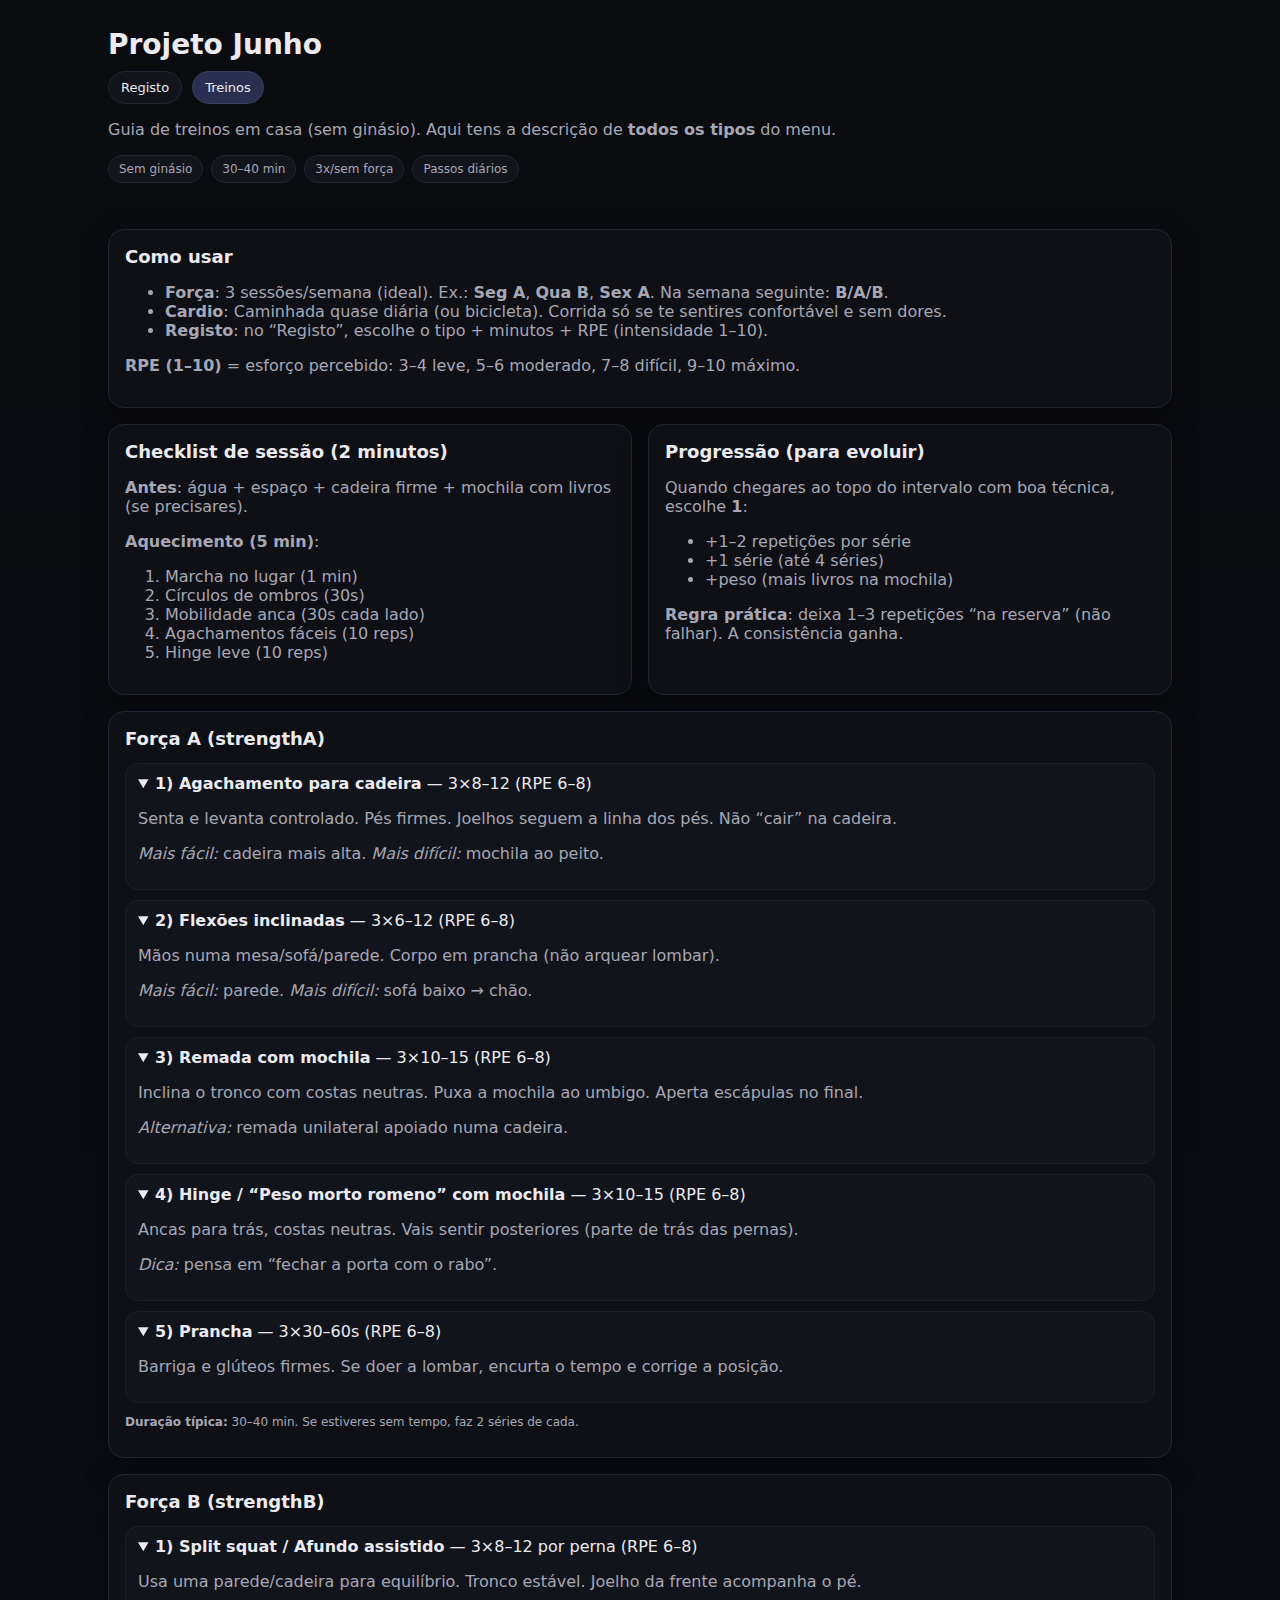
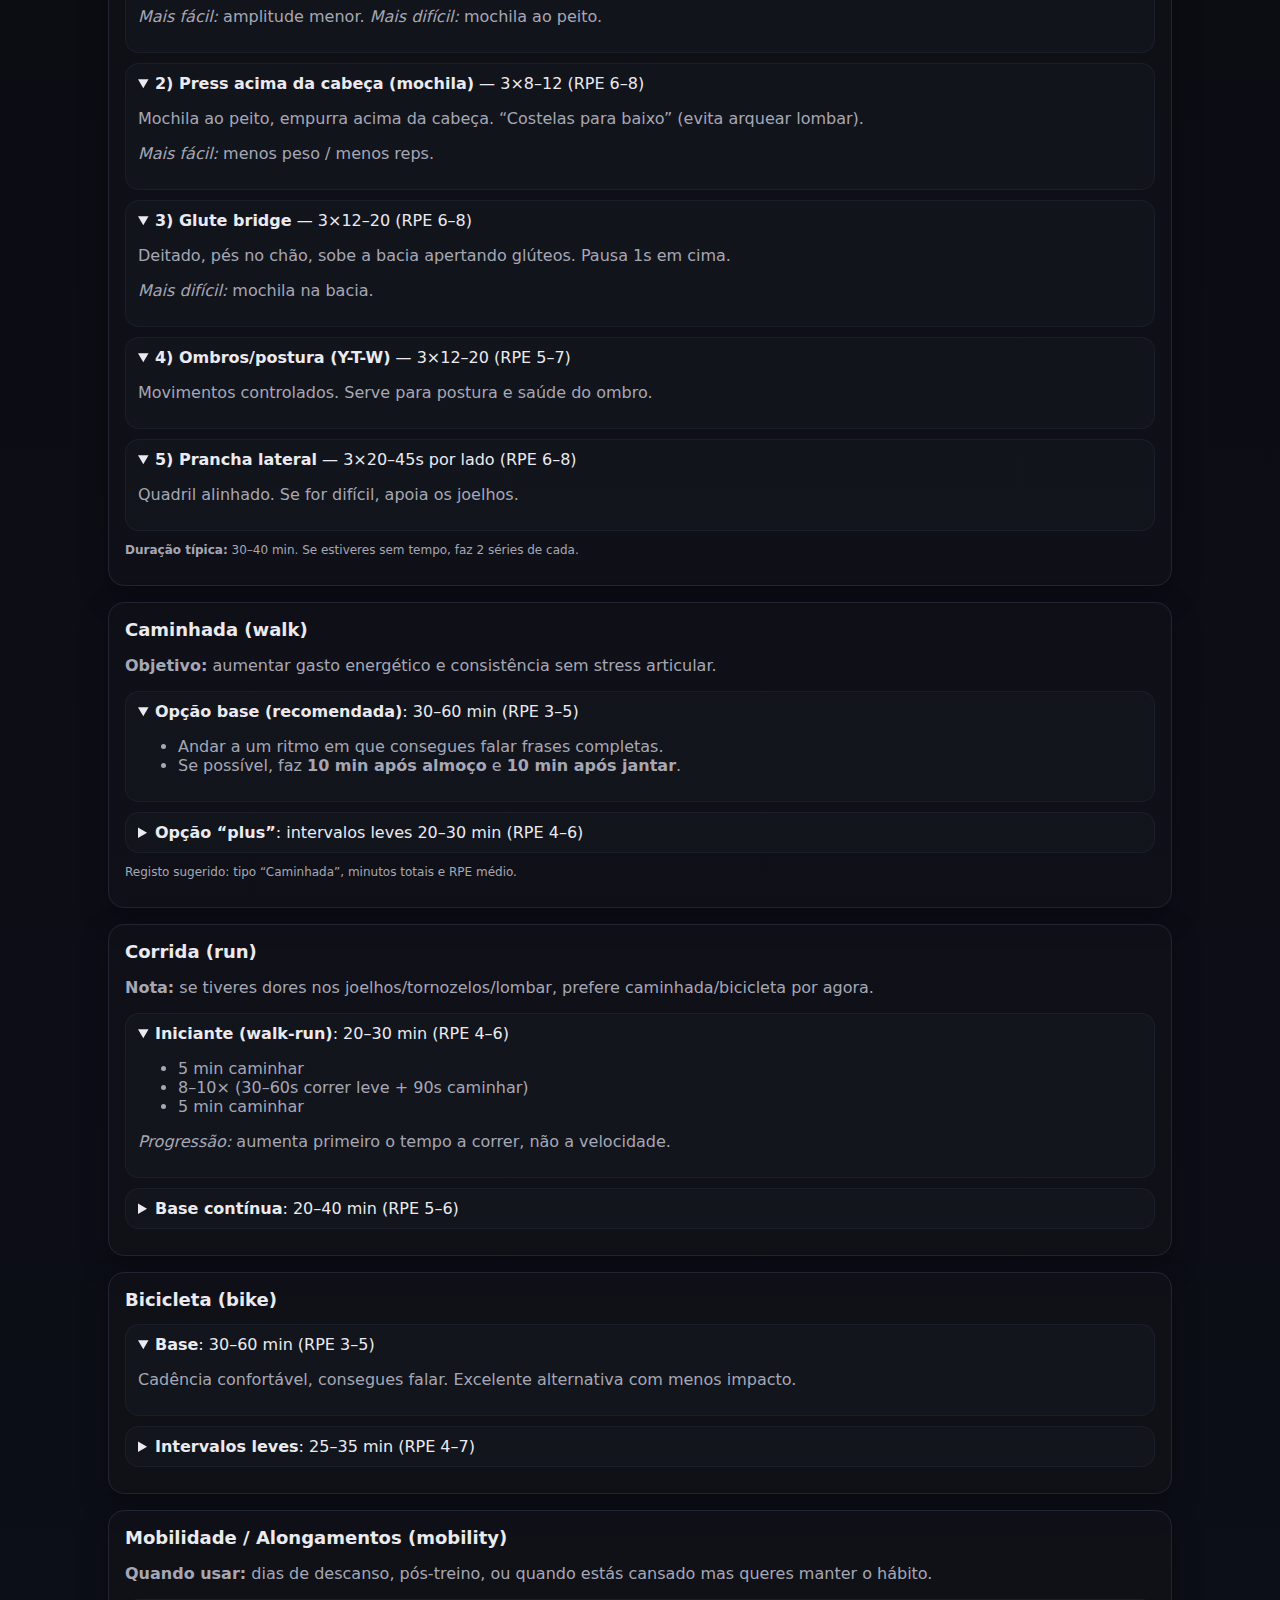
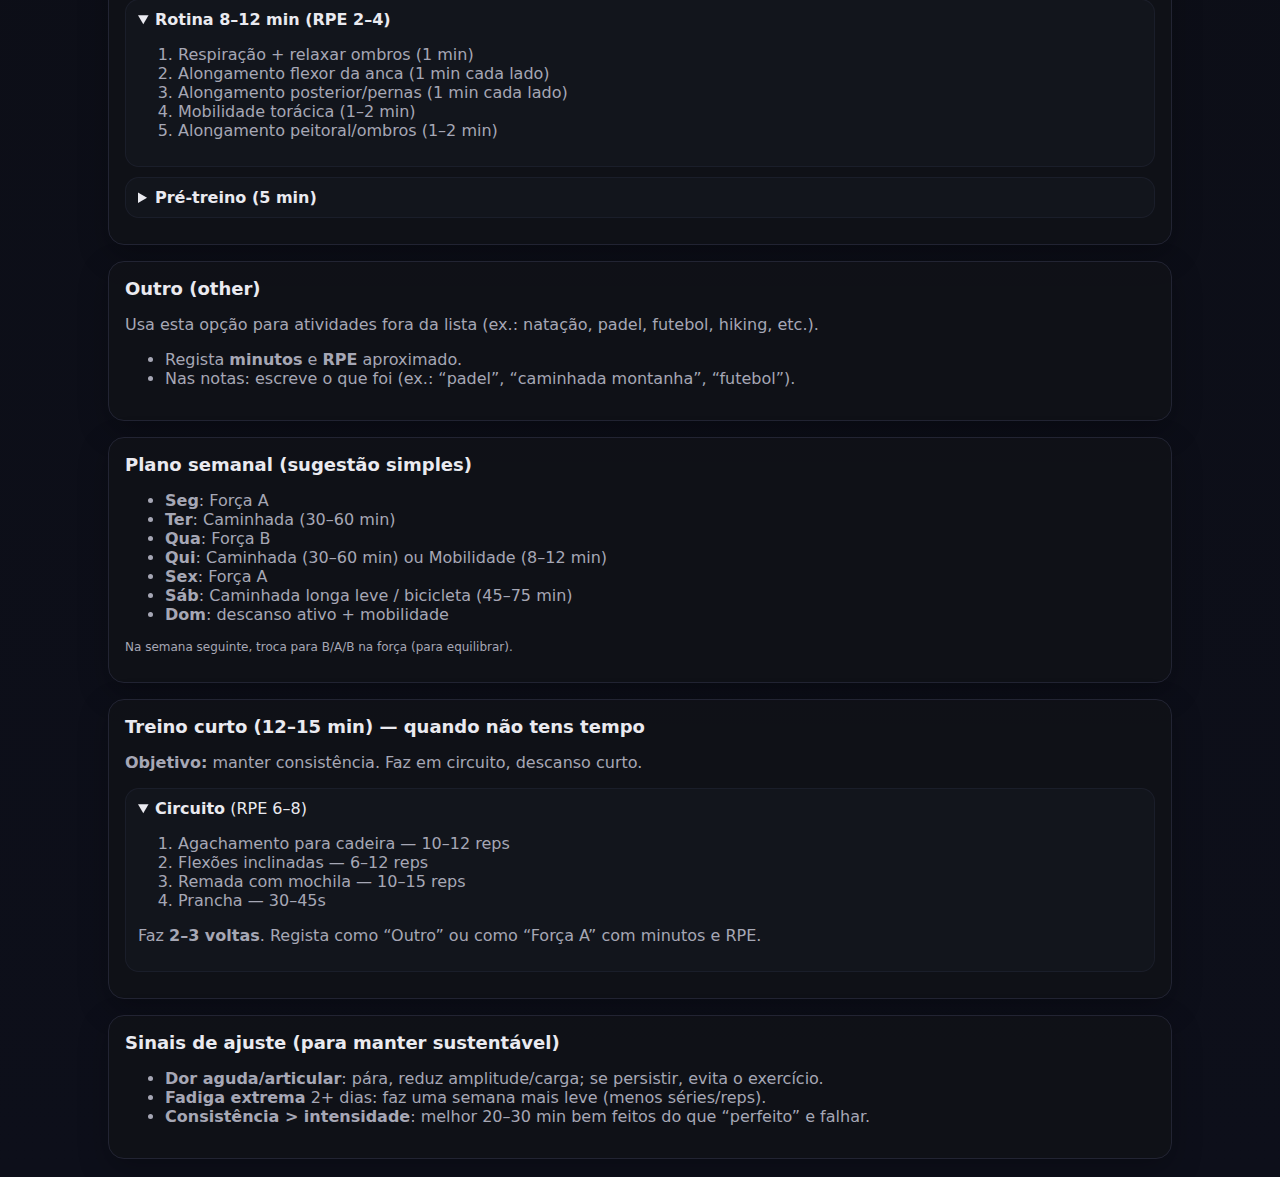
<file: workouts.html>
<!doctype html>
<html lang="pt">
<head>
  <meta charset="utf-8" />
  <meta name="viewport" content="width=device-width, initial-scale=1" />
  <title>Projeto Junho — Treinos</title>
  <link rel="stylesheet" href="styles.css" />
</head>
<body>
  <header class="wrap">
    <h1>Projeto Junho</h1>

    <nav class="nav">
      <a class="navLink" href="./index.html">Registo</a>
      <a class="navLink active" href="./workouts.html">Treinos</a>
    </nav>

    <p class="muted">
      Guia de treinos em casa (sem ginásio). Aqui tens a descrição de <strong>todos os tipos</strong> do menu.
    </p>

    <div class="badgeRow">
      <span class="badge">Sem ginásio</span>
      <span class="badge">30–40 min</span>
      <span class="badge">3x/sem força</span>
      <span class="badge">Passos diários</span>
    </div>
  </header>

  <main class="wrap grid">
    <section class="card full">
      <h2>Como usar</h2>
      <div class="muted">
        <ul>
          <li><strong>Força</strong>: 3 sessões/semana (ideal). Ex.: <strong>Seg A</strong>, <strong>Qua B</strong>, <strong>Sex A</strong>. Na semana seguinte: <strong>B/A/B</strong>.</li>
          <li><strong>Cardio</strong>: Caminhada quase diária (ou bicicleta). Corrida só se te sentires confortável e sem dores.</li>
          <li><strong>Registo</strong>: no “Registo”, escolhe o tipo + minutos + RPE (intensidade 1–10).</li>
        </ul>
        <p><strong>RPE (1–10)</strong> = esforço percebido: 3–4 leve, 5–6 moderado, 7–8 difícil, 9–10 máximo.</p>
      </div>
    </section>

    <section class="card">
      <h2>Checklist de sessão (2 minutos)</h2>
      <div class="muted">
        <p><strong>Antes</strong>: água + espaço + cadeira firme + mochila com livros (se precisares).</p>
        <p><strong>Aquecimento (5 min)</strong>:</p>
        <ol>
          <li>Marcha no lugar (1 min)</li>
          <li>Círculos de ombros (30s)</li>
          <li>Mobilidade anca (30s cada lado)</li>
          <li>Agachamentos fáceis (10 reps)</li>
          <li>Hinge leve (10 reps)</li>
        </ol>
      </div>
    </section>

    <section class="card">
      <h2>Progressão (para evoluir)</h2>
      <div class="muted">
        <p>Quando chegares ao topo do intervalo com boa técnica, escolhe <strong>1</strong>:</p>
        <ul>
          <li>+1–2 repetições por série</li>
          <li>+1 série (até 4 séries)</li>
          <li>+peso (mais livros na mochila)</li>
        </ul>
        <p><strong>Regra prática</strong>: deixa 1–3 repetições “na reserva” (não falhar). A consistência ganha.</p>
      </div>
    </section>

    <section class="card full">
      <h2>Força A (strengthA)</h2>

      <details open>
        <summary><strong>1) Agachamento para cadeira</strong> — 3×8–12 (RPE 6–8)</summary>
        <div class="muted">
          <p>Senta e levanta controlado. Pés firmes. Joelhos seguem a linha dos pés. Não “cair” na cadeira.</p>
          <p><em>Mais fácil:</em> cadeira mais alta. <em>Mais difícil:</em> mochila ao peito.</p>
        </div>
      </details>

      <details open>
        <summary><strong>2) Flexões inclinadas</strong> — 3×6–12 (RPE 6–8)</summary>
        <div class="muted">
          <p>Mãos numa mesa/sofá/parede. Corpo em prancha (não arquear lombar).</p>
          <p><em>Mais fácil:</em> parede. <em>Mais difícil:</em> sofá baixo → chão.</p>
        </div>
      </details>

      <details open>
        <summary><strong>3) Remada com mochila</strong> — 3×10–15 (RPE 6–8)</summary>
        <div class="muted">
          <p>Inclina o tronco com costas neutras. Puxa a mochila ao umbigo. Aperta escápulas no final.</p>
          <p><em>Alternativa:</em> remada unilateral apoiado numa cadeira.</p>
        </div>
      </details>

      <details open>
        <summary><strong>4) Hinge / “Peso morto romeno” com mochila</strong> — 3×10–15 (RPE 6–8)</summary>
        <div class="muted">
          <p>Ancas para trás, costas neutras. Vais sentir posteriores (parte de trás das pernas).</p>
          <p><em>Dica:</em> pensa em “fechar a porta com o rabo”.</p>
        </div>
      </details>

      <details open>
        <summary><strong>5) Prancha</strong> — 3×30–60s (RPE 6–8)</summary>
        <div class="muted">
          <p>Barriga e glúteos firmes. Se doer a lombar, encurta o tempo e corrige a posição.</p>
        </div>
      </details>

      <div class="muted small">
        <p><strong>Duração típica:</strong> 30–40 min. Se estiveres sem tempo, faz 2 séries de cada.</p>
      </div>
    </section>

    <section class="card full">
      <h2>Força B (strengthB)</h2>

      <details open>
        <summary><strong>1) Split squat / Afundo assistido</strong> — 3×8–12 por perna (RPE 6–8)</summary>
        <div class="muted">
          <p>Usa uma parede/cadeira para equilíbrio. Tronco estável. Joelho da frente acompanha o pé.</p>
          <p><em>Mais fácil:</em> amplitude menor. <em>Mais difícil:</em> mochila ao peito.</p>
        </div>
      </details>

      <details open>
        <summary><strong>2) Press acima da cabeça (mochila)</strong> — 3×8–12 (RPE 6–8)</summary>
        <div class="muted">
          <p>Mochila ao peito, empurra acima da cabeça. “Costelas para baixo” (evita arquear lombar).</p>
          <p><em>Mais fácil:</em> menos peso / menos reps.</p>
        </div>
      </details>

      <details open>
        <summary><strong>3) Glute bridge</strong> — 3×12–20 (RPE 6–8)</summary>
        <div class="muted">
          <p>Deitado, pés no chão, sobe a bacia apertando glúteos. Pausa 1s em cima.</p>
          <p><em>Mais difícil:</em> mochila na bacia.</p>
        </div>
      </details>

      <details open>
        <summary><strong>4) Ombros/postura (Y-T-W)</strong> — 3×12–20 (RPE 5–7)</summary>
        <div class="muted">
          <p>Movimentos controlados. Serve para postura e saúde do ombro.</p>
        </div>
      </details>

      <details open>
        <summary><strong>5) Prancha lateral</strong> — 3×20–45s por lado (RPE 6–8)</summary>
        <div class="muted">
          <p>Quadril alinhado. Se for difícil, apoia os joelhos.</p>
        </div>
      </details>

      <div class="muted small">
        <p><strong>Duração típica:</strong> 30–40 min. Se estiveres sem tempo, faz 2 séries de cada.</p>
      </div>
    </section>

    <section class="card full">
      <h2>Caminhada (walk)</h2>
      <div class="muted">
        <p><strong>Objetivo:</strong> aumentar gasto energético e consistência sem stress articular.</p>

        <details open>
          <summary><strong>Opção base (recomendada)</strong>: 30–60 min (RPE 3–5)</summary>
          <div class="muted">
            <ul>
              <li>Andar a um ritmo em que consegues falar frases completas.</li>
              <li>Se possível, faz <strong>10 min após almoço</strong> e <strong>10 min após jantar</strong>.</li>
            </ul>
          </div>
        </details>

        <details>
          <summary><strong>Opção “plus”</strong>: intervalos leves 20–30 min (RPE 4–6)</summary>
          <div class="muted">
            <ul>
              <li>5 min leve</li>
              <li>10× (1 min mais rápido + 1 min normal)</li>
              <li>5 min leve</li>
            </ul>
          </div>
        </details>

        <p class="small">Registo sugerido: tipo “Caminhada”, minutos totais e RPE médio.</p>
      </div>
    </section>

    <section class="card full">
      <h2>Corrida (run)</h2>
      <div class="muted">
        <p><strong>Nota:</strong> se tiveres dores nos joelhos/tornozelos/lombar, prefere caminhada/bicicleta por agora.</p>

        <details open>
          <summary><strong>Iniciante (walk-run)</strong>: 20–30 min (RPE 4–6)</summary>
          <div class="muted">
            <ul>
              <li>5 min caminhar</li>
              <li>8–10× (30–60s correr leve + 90s caminhar)</li>
              <li>5 min caminhar</li>
            </ul>
            <p><em>Progressão:</em> aumenta primeiro o tempo a correr, não a velocidade.</p>
          </div>
        </details>

        <details>
          <summary><strong>Base contínua</strong>: 20–40 min (RPE 5–6)</summary>
          <div class="muted">
            <p>Quando já fizeres 20 min sem parar confortável. Ritmo “conversável”, sem sprint.</p>
          </div>
        </details>
      </div>
    </section>

    <section class="card full">
      <h2>Bicicleta (bike)</h2>
      <div class="muted">
        <details open>
          <summary><strong>Base</strong>: 30–60 min (RPE 3–5)</summary>
          <div class="muted">
            <p>Cadência confortável, consegues falar. Excelente alternativa com menos impacto.</p>
          </div>
        </details>

        <details>
          <summary><strong>Intervalos leves</strong>: 25–35 min (RPE 4–7)</summary>
          <div class="muted">
            <ul>
              <li>5 min leve</li>
              <li>8× (1 min forte + 2 min leve)</li>
              <li>5 min leve</li>
            </ul>
          </div>
        </details>
      </div>
    </section>

    <section class="card full">
      <h2>Mobilidade / Alongamentos (mobility)</h2>
      <div class="muted">
        <p><strong>Quando usar:</strong> dias de descanso, pós-treino, ou quando estás cansado mas queres manter o hábito.</p>

        <details open>
          <summary><strong>Rotina 8–12 min (RPE 2–4)</strong></summary>
          <div class="muted">
            <ol>
              <li>Respiração + relaxar ombros (1 min)</li>
              <li>Alongamento flexor da anca (1 min cada lado)</li>
              <li>Alongamento posterior/pernas (1 min cada lado)</li>
              <li>Mobilidade torácica (1–2 min)</li>
              <li>Alongamento peitoral/ombros (1–2 min)</li>
            </ol>
          </div>
        </details>

        <details>
          <summary><strong>Pré-treino (5 min)</strong></summary>
          <div class="muted">
            <p>Faz o aquecimento do topo da página — já conta como mobilidade.</p>
          </div>
        </details>
      </div>
    </section>

    <section class="card full">
      <h2>Outro (other)</h2>
      <div class="muted">
        <p>Usa esta opção para atividades fora da lista (ex.: natação, padel, futebol, hiking, etc.).</p>
        <ul>
          <li>Regista <strong>minutos</strong> e <strong>RPE</strong> aproximado.</li>
          <li>Nas notas: escreve o que foi (ex.: “padel”, “caminhada montanha”, “futebol”).</li>
        </ul>
      </div>
    </section>

    <section class="card full">
      <h2>Plano semanal (sugestão simples)</h2>
      <div class="muted">
        <ul>
          <li><strong>Seg</strong>: Força A</li>
          <li><strong>Ter</strong>: Caminhada (30–60 min)</li>
          <li><strong>Qua</strong>: Força B</li>
          <li><strong>Qui</strong>: Caminhada (30–60 min) ou Mobilidade (8–12 min)</li>
          <li><strong>Sex</strong>: Força A</li>
          <li><strong>Sáb</strong>: Caminhada longa leve / bicicleta (45–75 min)</li>
          <li><strong>Dom</strong>: descanso ativo + mobilidade</li>
        </ul>
        <p class="small">Na semana seguinte, troca para B/A/B na força (para equilibrar).</p>
      </div>
    </section>

    <section class="card full">
      <h2>Treino curto (12–15 min) — quando não tens tempo</h2>
      <div class="muted">
        <p><strong>Objetivo:</strong> manter consistência. Faz em circuito, descanso curto.</p>
        <details open>
          <summary><strong>Circuito</strong> (RPE 6–8)</summary>
          <div class="muted">
            <ol>
              <li>Agachamento para cadeira — 10–12 reps</li>
              <li>Flexões inclinadas — 6–12 reps</li>
              <li>Remada com mochila — 10–15 reps</li>
              <li>Prancha — 30–45s</li>
            </ol>
            <p>Faz <strong>2–3 voltas</strong>. Regista como “Outro” ou como “Força A” com minutos e RPE.</p>
          </div>
        </details>
      </div>
    </section>

    <section class="card full">
      <h2>Sinais de ajuste (para manter sustentável)</h2>
      <div class="muted">
        <ul>
          <li><strong>Dor aguda/articular</strong>: pára, reduz amplitude/carga; se persistir, evita o exercício.</li>
          <li><strong>Fadiga extrema</strong> 2+ dias: faz uma semana mais leve (menos séries/reps).</li>
          <li><strong>Consistência &gt; intensidade</strong>: melhor 20–30 min bem feitos do que “perfeito” e falhar.</li>
        </ul>
      </div>
    </section>
  </main>
</body>
</html>
</file>
<file: styles.css>
:root{
  --bg:#0b0c10;
  --card:#111218;
  --text:#eaeaf0;
  --muted:#a6a7b5;
  --line:#222433;
  --ok:#1f7a4a;
  --warn:#a66b1f;
  --bad:#a11f2b;
  --btn:#1a1c26;
  --btn2:#23263a;
}

*{ box-sizing:border-box; }
body{
  margin:0;
  background:linear-gradient(180deg, #0b0c10, #0d0f1a);
  color:var(--text);
  font-family: ui-sans-serif, system-ui, -apple-system, Segoe UI, Roboto, Arial, "Apple Color Emoji","Segoe UI Emoji";
}

.wrap{ max-width:1100px; margin:0 auto; padding:18px; }
h1{ margin:10px 0 6px; font-size:28px; }
h2{ margin:0 0 14px; font-size:18px; }
.muted{ color:var(--muted); }
.small{ font-size:12px; }

.grid{
  display:grid;
  grid-template-columns: 1fr 1fr;
  gap:16px;
}
.full{ grid-column: 1 / -1; }

.card{
  background:rgba(17,18,24,.85);
  border:1px solid var(--line);
  border-radius:16px;
  padding:16px;
  box-shadow: 0 10px 30px rgba(0,0,0,.25);
}

.form label{
  display:flex;
  flex-direction:column;
  gap:6px;
  font-size:13px;
  color:var(--muted);
  width:100%;
}
.row{
  display:flex;
  gap:12px;
}
input, select, textarea, button{
  background:var(--btn);
  color:var(--text);
  border:1px solid var(--line);
  border-radius:12px;
  padding:10px 12px;
  font-size:14px;
  outline:none;
}
textarea{ resize:vertical; }
input:focus, select:focus, textarea:focus{
  border-color:#3a3f5c;
}
.actions{
  display:flex;
  gap:10px;
  margin-top:12px;
}
.actions.right{ justify-content:flex-end; }
button{ cursor:pointer; }
button:hover{ background:var(--btn2); }
.primary{ background:#2a2f52; border-color:#3a3f5c; }
.danger{ background:#3a1420; border-color:#5a1b2c; }

/* Melhor UX: botões desativados (para quando supabase não estiver configurado) */
button:disabled{
  opacity:0.55;
  cursor:not-allowed;
}
button:disabled:hover{
  background:var(--btn);
}

/* Auth status (opcional, mas fica mais claro visualmente) */
#authStatus{
  display:inline-block;
  padding:6px 10px;
  border:1px solid rgba(34,36,51,.6);
  border-radius:999px;
  background:rgba(26,28,38,.35);
}

.status{
  margin-top:12px;
  padding:12px;
  border-radius:12px;
  border:1px solid var(--line);
  background:rgba(26,28,38,.7);
  line-height:1.35;
}
.status.ok{ border-color: rgba(31,122,74,.6); }
.status.warn{ border-color: rgba(166,107,31,.6); }
.status.bad{ border-color: rgba(161,31,43,.6); }

.mini{
  display:grid;
  grid-template-columns: repeat(3, 1fr);
  gap:10px;
  margin-top:12px;
}
.miniCard{
  border:1px solid var(--line);
  border-radius:14px;
  padding:10px;
  background:rgba(26,28,38,.5);
}
.miniCard .k{ color:var(--muted); font-size:12px; }
.miniCard .v{ font-size:18px; margin-top:6px; }

.tableWrap{
  overflow:auto;
  border:1px solid var(--line);
  border-radius:14px;
}
table{
  width:100%;
  border-collapse:collapse;
  min-width:980px;
}
thead th{
  position:sticky;
  top:0;
  background:#0f1017;
  border-bottom:1px solid var(--line);
  text-align:left;
  font-size:12px;
  color:var(--muted);
  padding:10px;
}
tbody td{
  border-bottom:1px solid rgba(34,36,51,.6);
  padding:10px;
  vertical-align:top;
  font-size:13px;
}
td .miniBtn{
  padding:8px 10px;
  border-radius:10px;
  font-size:12px;
}

.chartWrap{
  width:100%;
  height:360px;
}

.headRow{
  display:flex;
  justify-content:space-between;
  align-items:baseline;
  gap:12px;
  flex-wrap:wrap;
}

.inlineLink{
  color:var(--text);
  text-decoration:none;
  border-bottom:1px dashed rgba(234,234,240,.35);
}
.inlineLink:hover{
  border-bottom-color: rgba(234,234,240,.8);
}

/* Nav menu */
.nav{
  display:flex;
  gap:10px;
  margin:10px 0 4px;
  flex-wrap:wrap;
}

.navLink{
  text-decoration:none;
  color:var(--text);
  border:1px solid var(--line);
  background:rgba(26,28,38,.5);
  padding:8px 12px;
  border-radius:999px;
  font-size:13px;
}

.navLink:hover{
  background:var(--btn2);
}

.navLink.active{
  background:#2a2f52;
  border-color:#3a3f5c;
}

/* Workouts page details */
details{
  border:1px solid rgba(34,36,51,.6);
  border-radius:14px;
  padding:10px 12px;
  background:rgba(26,28,38,.35);
  margin:10px 0;
}
summary{
  cursor:pointer;
  color:var(--text);
}
details > div{
  margin-top:10px;
}
.badgeRow{
  display:flex;
  gap:8px;
  flex-wrap:wrap;
  margin:10px 0;
}
.badge{
  border:1px solid var(--line);
  background:rgba(26,28,38,.5);
  padding:6px 10px;
  border-radius:999px;
  font-size:12px;
  color:var(--muted);
}

@media (max-width: 900px){
  .grid{ grid-template-columns:1fr; }
  .mini{ grid-template-columns:1fr; }
  .row{ flex-direction:column; }
  table{ min-width:920px; }
}
</file>
